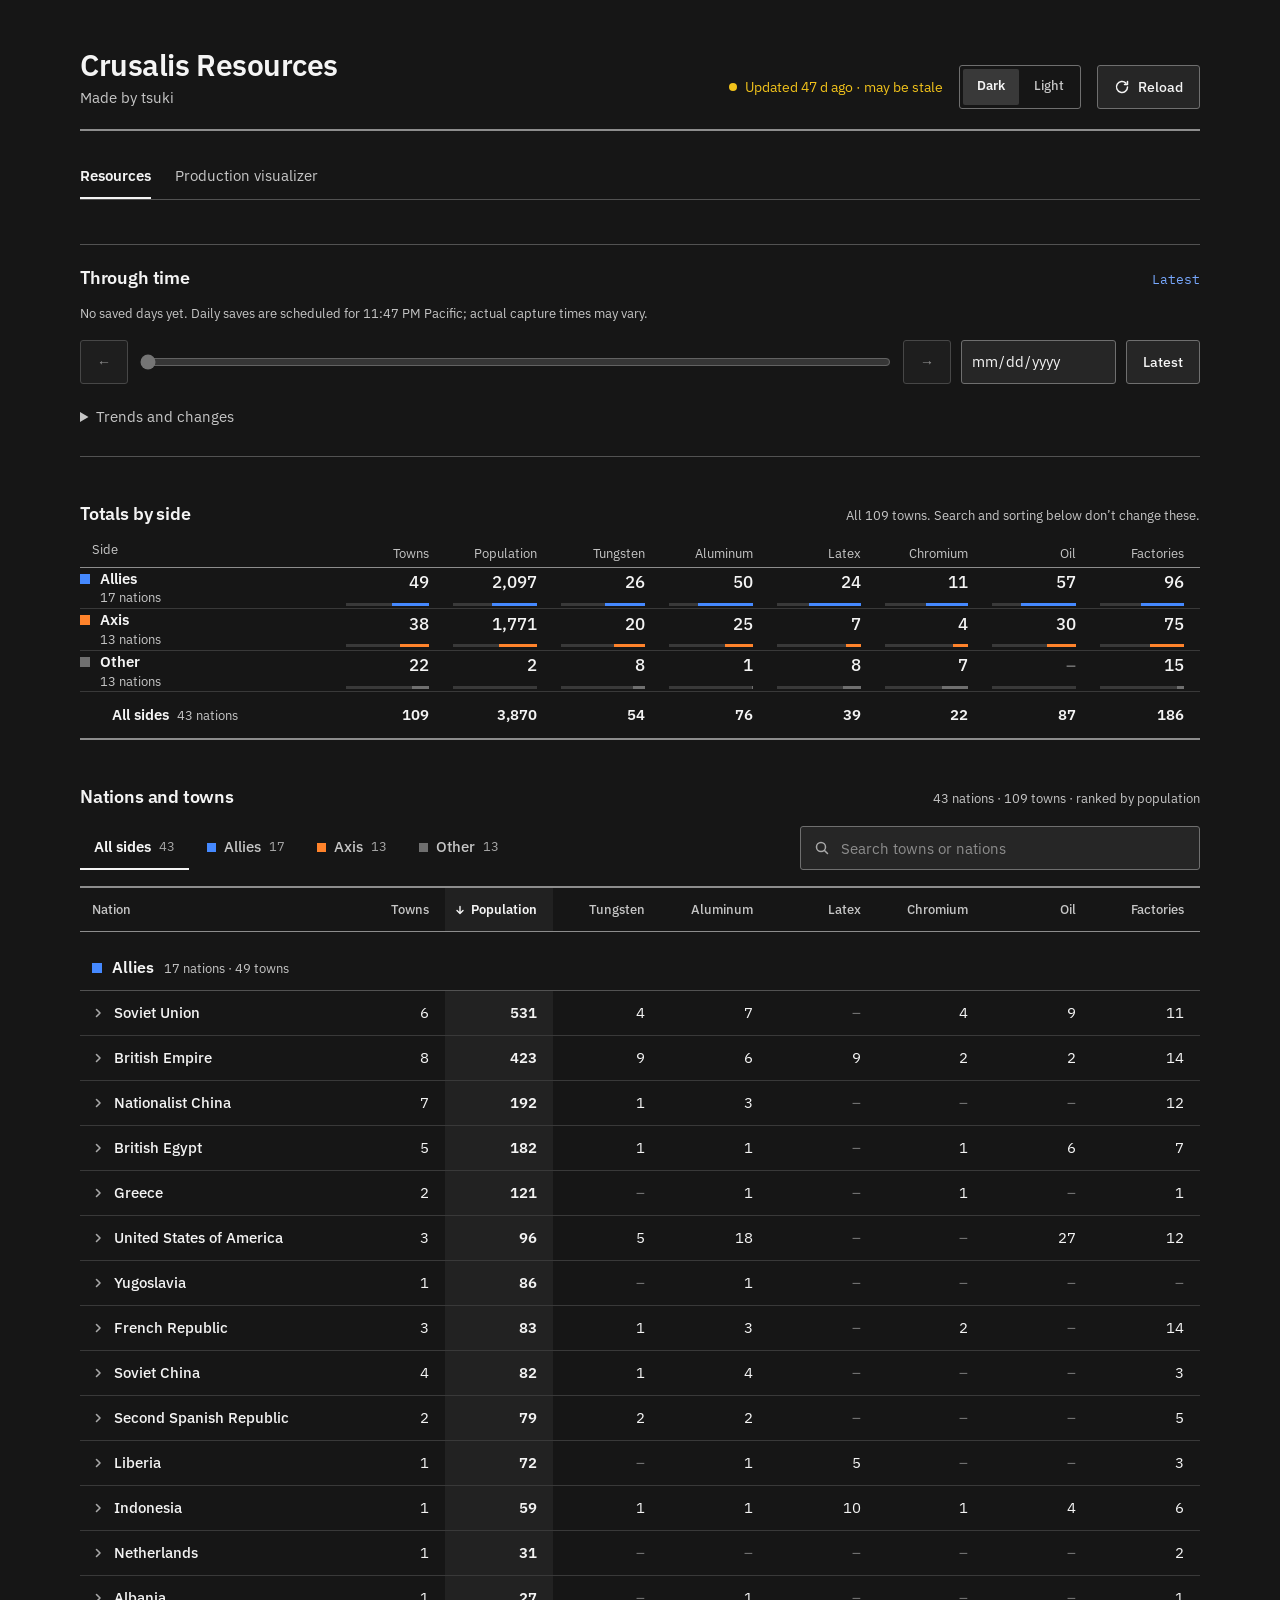
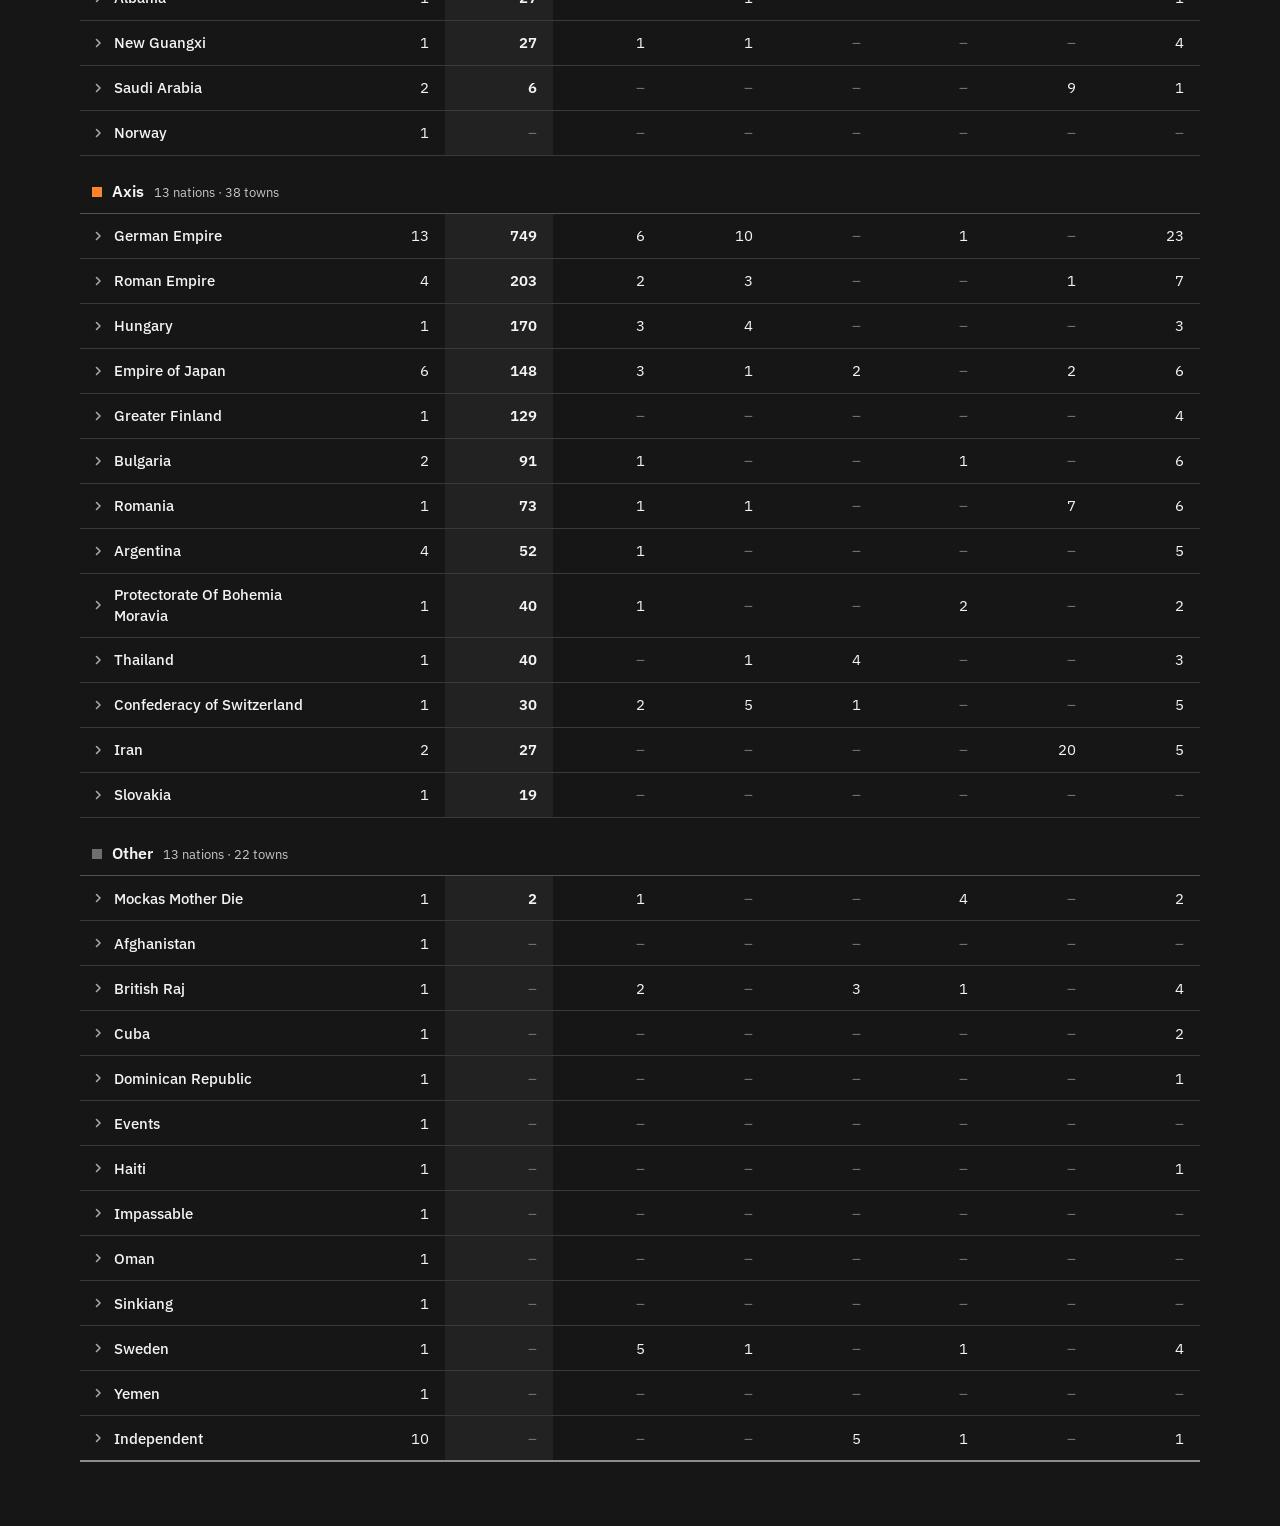
<file: site/index.html>
<!doctype html>
<html lang="en" data-theme="dark">
<head>
  <meta charset="utf-8">
  <meta name="viewport" content="width=device-width, initial-scale=1">
  <meta name="description" content="Compare Crusalis resources by side, nation, and town.">
  <meta name="color-scheme" content="dark light">
  <title>Crusalis Resources</title>
  <link rel="preload" href="./fonts/ibm-plex-sans-latin-400-normal.woff2" as="font" type="font/woff2" crossorigin>
  <script src="./theme.js"></script>
  <link rel="stylesheet" href="./styles.css">
  <script src="./alliances.js" defer></script>
  <script src="./ledger.js" defer></script>
  <script src="./history-model.js" defer></script>
  <script src="./history.js" defer></script>
  <script src="./app.js" defer></script>
</head>
<body>
  <main>
    <header class="masthead">
      <div class="masthead-title">
        <h1>Crusalis Resources</h1>
        <p class="lede">Made by tsuki</p>
      </div>
      <div class="masthead-actions">
        <p class="freshness"><span id="freshness-dot" class="freshness-dot" aria-hidden="true"></span><time id="freshness">Loading snapshot…</time></p>
        <div id="theme-switch" class="theme-switch" role="group" aria-label="Theme">
          <button type="button" data-theme-choice="dark" aria-pressed="true">Dark</button>
          <button type="button" data-theme-choice="light" aria-pressed="false">Light</button>
        </div>
        <button id="reload" class="button" type="button" aria-label="Reload snapshot" title="Reload the latest published snapshot">
          <svg class="icon" width="16" height="16" viewBox="0 0 16 16" aria-hidden="true"><path d="M13.5 8a5.5 5.5 0 1 1-1.6-3.9"/><path d="M13.5 2.5v3h-3"/></svg>
          <span class="button-label">Reload</span>
        </button>
      </div>
    </header>

    <nav class="page-nav" aria-label="Views"><a href="./" aria-current="page">Resources</a><a href="./production.html">Production visualizer</a></nav>
    <p id="status" role="status" aria-live="polite">Loading resource data…</p>

    <section class="history-panel" aria-labelledby="history-title">
      <div class="section-head">
        <h2 id="history-title">Through time</h2>
        <span id="history-selected" class="history-badge">Latest</span>
      </div>
      <p id="history-note" class="note" role="status">Loading saved days…</p>
      <div class="history-controls">
        <button id="history-prev" class="button" type="button" aria-label="Previous saved day" disabled>←</button>
        <label class="visually-hidden" for="history-slider">Saved day</label>
        <input id="history-slider" type="range" min="0" max="0" value="0" disabled>
        <button id="history-next" class="button" type="button" aria-label="Next saved day" disabled>→</button>
        <label class="visually-hidden" for="history-date">Choose date</label>
        <input id="history-date" type="date" disabled>
        <button id="history-latest" class="button" type="button">Latest</button>
      </div>
      <details id="history-details">
        <summary>Trends and changes</summary>
        <div class="history-pickers">
          <label>Follow <select id="history-entity"><option value="side:All">All sides</option></select></label>
          <label>Measure <select id="history-metric">
            <option value="population">Population</option><option value="towns">Towns</option>
            <option value="tungsten">Tungsten</option><option value="aluminum">Aluminum</option>
            <option value="latex">Latex</option><option value="chromium">Chromium</option>
            <option value="oil">Oil</option><option value="factories">Factories</option>
          </select></label>
        </div>
        <p id="history-chart-note" class="note"></p>
        <svg id="history-chart" viewBox="0 0 960 160" role="img" aria-label="Daily trend"></svg>
        <p id="history-comparison" class="note"></p>
        <dl id="history-deltas" class="history-deltas"></dl>
        <details><summary>Observed changes between snapshots</summary><ul id="history-changes"></ul></details>
        <p class="note history-caveat">Daily observations can miss changes between saves. Missing days and absent nations are gaps, not zeroes.</p>
      </details>
    </section>

    <section class="totals" aria-labelledby="totals-title">
      <div class="section-head">
        <h2 id="totals-title">Totals by side</h2>
        <p id="totals-note" class="note"></p>
      </div>
      <div class="table-scroll">
        <table id="totals" class="ledger totals-table" aria-labelledby="totals-title"></table>
      </div>
    </section>

    <section class="nations" aria-labelledby="nations-title">
      <div class="section-head">
        <h2 id="nations-title">Nations and towns</h2>
        <p id="summary" class="note" aria-live="polite"></p>
      </div>
      <div class="toolbar">
        <div id="side-filter" class="side-filter" role="group" aria-label="Show side"></div>
        <form id="search-form" class="search" role="search">
          <label class="visually-hidden" for="search">Search towns or nations</label>
          <svg class="icon search-icon" width="16" height="16" viewBox="0 0 16 16" aria-hidden="true"><circle cx="7" cy="7" r="4.5"/><path d="m10.5 10.5 3 3"/></svg>
          <input id="search" type="search" placeholder="Search towns or nations" autocomplete="off" spellcheck="false" maxlength="100">
          <button id="clear-search" class="text-button" type="button" hidden>Clear</button>
        </form>
      </div>
      <div class="compare" role="group" aria-labelledby="compare-label">
        <p id="compare-label" class="note">Compare by</p>
        <div id="compare-buttons" class="compare-buttons"></div>
      </div>
      <div id="side-summary" class="side-summary"></div>
      <div class="table-scroll">
        <table id="nations" class="ledger nations-table" aria-labelledby="nations-title"></table>
      </div>
      <noscript><p>Enable JavaScript to browse towns, or <a href="./data/resources.json">download the resource snapshot</a>.</p></noscript>
    </section>

  </main>
</body>
</html>
</file>
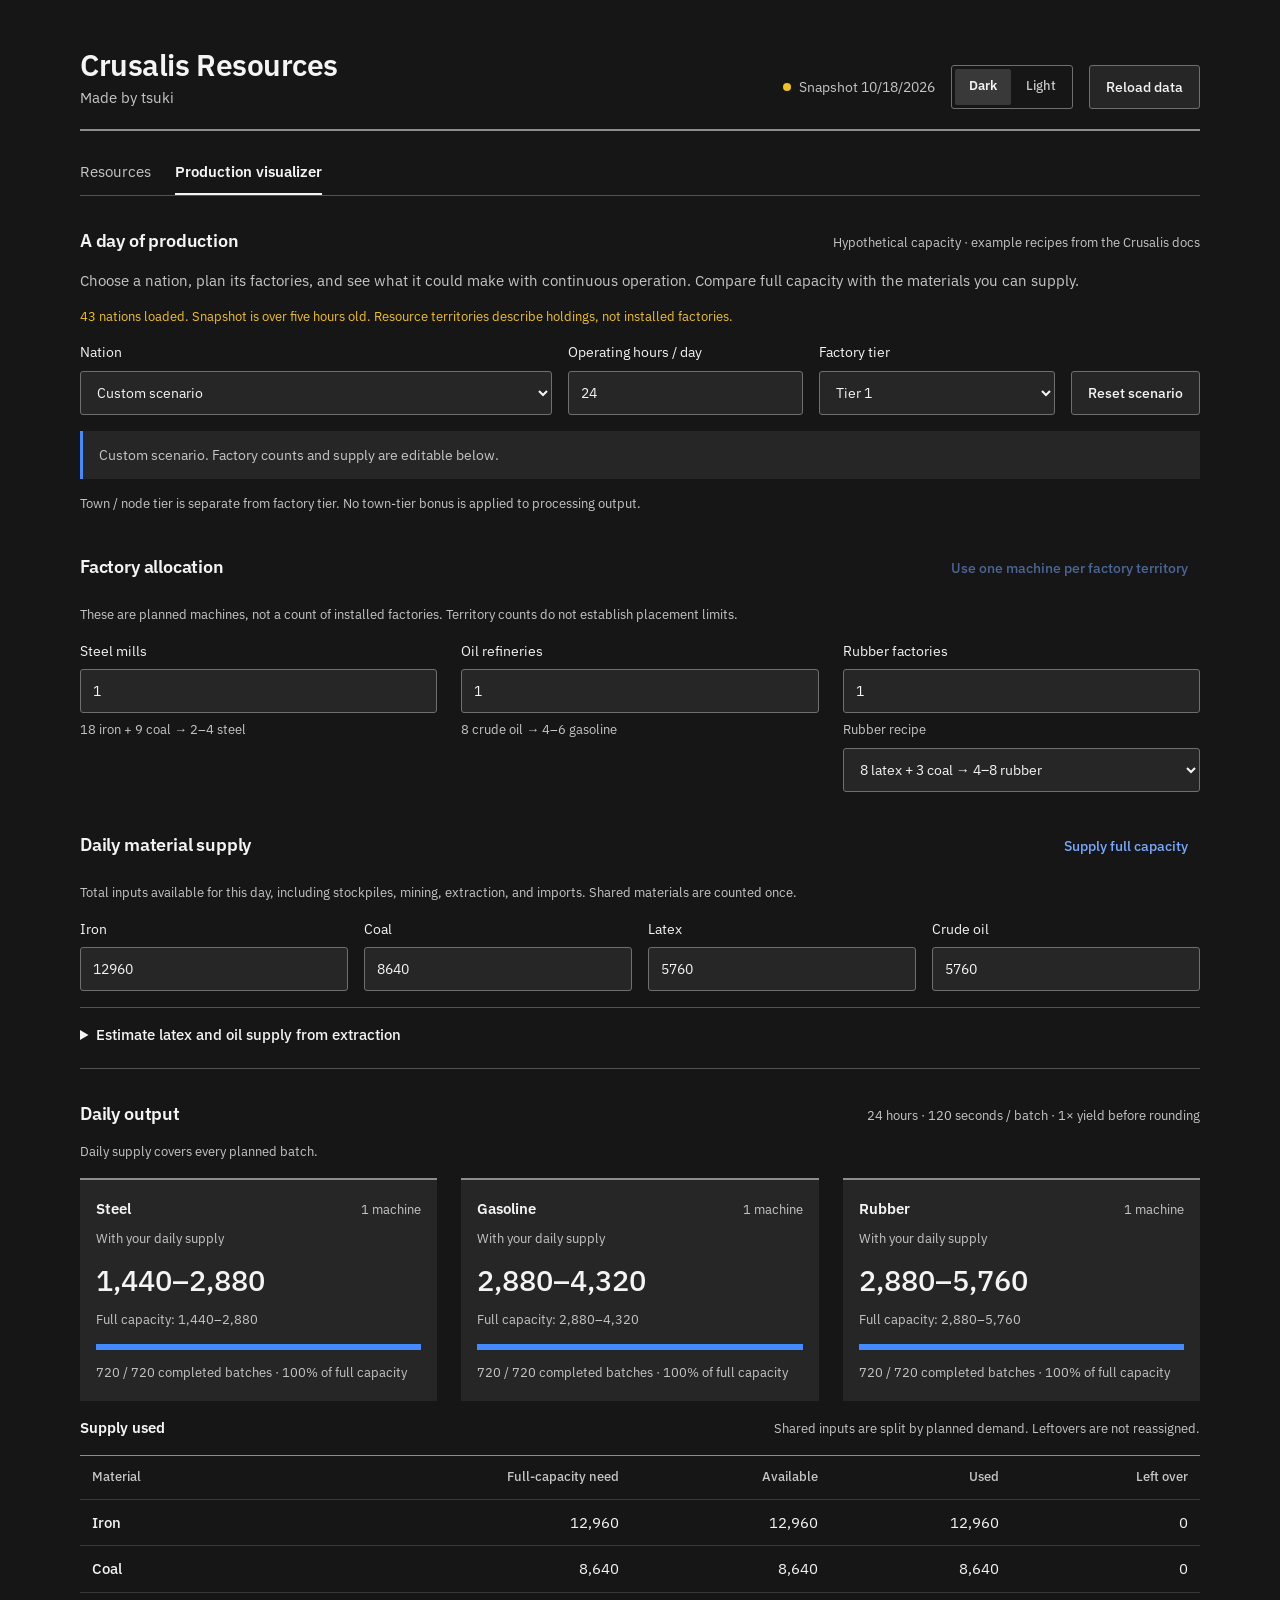
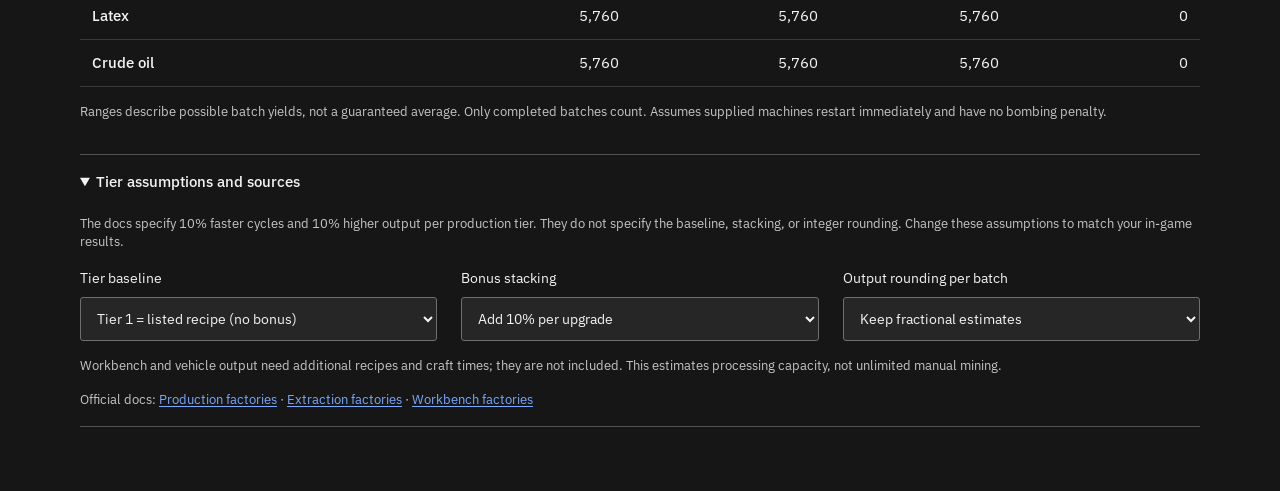
<file: site/production.html>
<!doctype html>
<html lang="en" data-theme="dark">
<head>
  <meta charset="utf-8">
  <meta name="viewport" content="width=device-width, initial-scale=1">
  <meta name="description" content="Explore hypothetical Crusalis factory output, daily supply, and production bottlenecks.">
  <meta name="color-scheme" content="dark light">
  <title>Production · Crusalis Resources</title>
  <script src="./theme.js"></script>
  <link rel="stylesheet" href="./styles.css">
  <script src="./production-model.js" defer></script>
  <script src="./production.js" defer></script>
</head>
<body>
<main class="production-page">
  <header class="masthead">
    <div class="masthead-title"><h1>Crusalis Resources</h1><p class="lede">Made by tsuki</p></div>
    <div class="masthead-actions">
      <p class="freshness"><span id="freshness-dot" class="freshness-dot" aria-hidden="true"></span><time id="freshness">Loading snapshot…</time></p>
      <div id="theme-switch" class="theme-switch" role="group" aria-label="Theme"><button type="button" data-theme-choice="dark" aria-pressed="true">Dark</button><button type="button" data-theme-choice="light" aria-pressed="false">Light</button></div>
      <button id="reload" class="button" type="button">Reload data</button>
    </div>
  </header>
  <nav class="page-nav" aria-label="Views"><a href="./">Resources</a><a href="./production.html" aria-current="page">Production visualizer</a></nav>
  <section aria-labelledby="production-title">
    <div class="section-head"><h2 id="production-title">A day of production</h2><p class="note">Hypothetical capacity · example recipes from the Crusalis docs</p></div>
    <p class="lede">Choose a nation, plan its factories, and see what it could make with continuous operation. Compare full capacity with the materials you can supply.</p>
    <p id="load-status" class="note" role="status"></p>
    <div class="scenario-controls">
      <label class="field nation-field">Nation<select id="nation"><option value="">Custom scenario</option></select></label>
      <label class="field">Operating hours / day<input id="hours" type="number" min="0" max="24" step="0.5" value="24" required></label>
      <label class="field">Factory tier<select id="tier"><option value="1">Tier 1</option><option value="2">Tier 2</option><option value="3">Tier 3</option></select></label>
      <button id="reset-scenario" class="button" type="button">Reset scenario</button>
    </div>
    <div id="nation-context" class="nation-context">Custom scenario. Factory counts and supply are editable below.</div>
    <p class="note">Town / node tier is separate from factory tier. No town-tier bonus is applied to processing output.</p>
  </section>

  <section aria-labelledby="factory-title">
    <div class="section-head"><h2 id="factory-title">Factory allocation</h2><button id="allocate" class="text-button" type="button" disabled>Use one machine per factory territory</button></div>
    <p class="note">These are planned machines, not a count of installed factories. Territory counts do not establish placement limits.</p>
    <div class="factory-controls">
      <label class="field">Steel mills<input id="steel-count" type="number" min="0" max="10000" step="1" value="1" required><span class="note">18 iron + 9 coal → 2–4 steel</span></label>
      <label class="field">Oil refineries<input id="gasoline-count" type="number" min="0" max="10000" step="1" value="1" required><span class="note">8 crude oil → 4–6 gasoline</span></label>
      <div class="field"><label for="rubber-count">Rubber factories</label><input id="rubber-count" type="number" min="0" max="10000" step="1" value="1" required><label class="note" for="rubber-recipe">Rubber recipe</label><select id="rubber-recipe"><option value="latex">8 latex + 3 coal → 4–8 rubber</option><option value="oil">32 crude oil + 12 coal → 4–8 rubber</option></select></div>
    </div>
  </section>

  <section aria-labelledby="supply-title">
    <div class="section-head"><h2 id="supply-title">Daily material supply</h2><button id="match-supply" class="text-button" type="button">Supply full capacity</button></div>
    <p class="note">Total inputs available for this day, including stockpiles, mining, extraction, and imports. Shared materials are counted once.</p>
    <div class="supply-controls">
      <label class="field">Iron<input id="iron-supply" type="number" min="0" max="1000000000000" step="any" value="12960" required></label>
      <label class="field">Coal<input id="coal-supply" type="number" min="0" max="1000000000000" step="any" value="8640" required></label>
      <label class="field">Latex<input id="latex-supply" type="number" min="0" max="1000000000000" step="any" value="5760" required></label>
      <label class="field">Crude oil<input id="oil-supply" type="number" min="0" max="1000000000000" step="any" value="5760" required></label>
    </div>
    <details class="assumptions">
      <summary>Estimate latex and oil supply from extraction</summary>
      <p class="note">Enter an hourly rate from the in-game GUI. Map income values have unconfirmed units, so rates start blank. Assumes one extraction factory per selected resource territory, operating for the hours above.</p>
      <div class="supply-controls">
        <label class="field">Latex extraction factories<input id="latex-nodes" type="number" min="0" max="10000" value="0" step="1" required></label>
        <label class="field">Latex / factory / hour<input id="latex-rate" type="number" min="0" max="1000000000" step="any" placeholder="From factory GUI"></label>
        <label class="field">Oil extraction factories<input id="oil-nodes" type="number" min="0" max="10000" value="0" step="1" required></label>
        <label class="field">Crude oil / factory / hour<input id="oil-rate" type="number" min="0" max="1000000000" step="any" placeholder="From factory GUI"></label>
        <label class="field">Mining-goal bonus (%)<input id="mining-bonus" type="number" min="0" max="10000" step="any" value="0" required></label>
      </div>
      <p id="extraction-estimate" class="note" role="status">Enter both hourly rates to estimate extraction.</p>
      <button id="apply-extraction" class="button" type="button" disabled>Replace latex and oil daily supply</button>
      <p class="note">The bonus is assumed sustained every operating hour. This replaces the two supply values; it does not add imports or stockpiles.</p>
    </details>
  </section>

  <section aria-labelledby="output-title">
    <div class="section-head"><h2 id="output-title">Daily output</h2><p id="run-description" class="note"></p></div>
    <p id="calculation-status" role="status" aria-live="polite"></p>
    <div id="output-cards" class="output-cards"></div>
    <div class="section-head"><h3>Supply used</h3><p class="note">Shared inputs are split by planned demand. Leftovers are not reassigned.</p></div>
    <div class="table-scroll"><table class="supply-table"><caption class="visually-hidden">Material demand and supply for the daily plan</caption><thead><tr><th scope="col">Material</th><th scope="col">Full-capacity need</th><th scope="col">Available</th><th scope="col">Used</th><th scope="col">Left over</th></tr></thead><tbody id="supply-results"></tbody></table></div>
    <p class="note">Ranges describe possible batch yields, not a guaranteed average. Only completed batches count. Assumes supplied machines restart immediately and have no bombing penalty.</p>
  </section>

  <details class="assumptions" open>
    <summary>Tier assumptions and sources</summary>
    <p class="note">The docs specify 10% faster cycles and 10% higher output per production tier. They do not specify the baseline, stacking, or integer rounding. Change these assumptions to match your in-game results.</p>
    <div class="factory-controls">
      <label class="field">Tier baseline<select id="baseline"><option value="tier1">Tier 1 = listed recipe (no bonus)</option><option value="tier0">Tier 1 = first 10% bonus</option></select></label>
      <label class="field">Bonus stacking<select id="stacking"><option value="linear">Add 10% per upgrade</option><option value="compound">Compound 10% per upgrade</option></select></label>
      <label class="field">Output rounding per batch<select id="rounding"><option value="fractional">Keep fractional estimates</option><option value="floor">Round down</option><option value="nearest">Round to nearest item</option></select></label>
    </div>
    <p class="note">Workbench and vehicle output need additional recipes and craft times; they are not included. This estimates processing capacity, not unlimited manual mining.</p>
    <p class="note">Official docs: <a href="https://www.crusalis.net/docs/factories/production/" target="_blank" rel="noreferrer">Production factories</a> · <a href="https://www.crusalis.net/docs/factories/extraction/" target="_blank" rel="noreferrer">Extraction factories</a> · <a href="https://www.crusalis.net/docs/factories/workbench/" target="_blank" rel="noreferrer">Workbench factories</a></p>
  </details>
  <noscript><p>Enable JavaScript to calculate production scenarios.</p></noscript>
</main>
</body>
</html>
</file>
<file: site/styles.css>
/* IBM Plex is bundled (SIL Open Font License, see fonts/), so the page has no third-party requests. */
@font-face { font-family: 'IBM Plex Sans'; font-style: normal; font-weight: 400; font-display: swap; src: url('./fonts/ibm-plex-sans-latin-400-normal.woff2') format('woff2'); }
@font-face { font-family: 'IBM Plex Sans'; font-style: normal; font-weight: 500; font-display: swap; src: url('./fonts/ibm-plex-sans-latin-500-normal.woff2') format('woff2'); }
@font-face { font-family: 'IBM Plex Sans'; font-style: normal; font-weight: 600; font-display: swap; src: url('./fonts/ibm-plex-sans-latin-600-normal.woff2') format('woff2'); }
@font-face { font-family: 'IBM Plex Mono'; font-style: normal; font-weight: 400; font-display: swap; src: url('./fonts/ibm-plex-mono-latin-400-normal.woff2') format('woff2'); }

/* Dark is the default: IBM Carbon's Gray 100 theme. */
:root {
  color-scheme: dark;
  --ground: #161616;          /* background (gray 100) */
  --surface: #262626;         /* field-01 / layer-01 (gray 90) */
  --tint: #262626;            /* expanded rows sit on layer-01 */
  --hover: #333333;           /* layer-hover-01 */
  --hover-row: rgba(141, 141, 141, 0.16); /* background-hover */
  --sorted: rgba(244, 244, 244, 0.05);
  --sorted-solid: #212121;
  --track: #393939;           /* layer-02 (gray 80) */
  --ink: #f4f4f4;             /* text-primary (gray 10) */
  --on-ink: #161616;
  --muted: #c6c6c6;           /* text-secondary (gray 30) */
  --faint: #a8a8a8;           /* text-helper (gray 40) */
  --zero: #6f6f6f;            /* gray 60, used only for the zero dash */
  --placeholder: #8d8d8d;
  --rule-strong: #8d8d8d;     /* gray 50 */
  --rule: #525252;            /* border-subtle-01 (gray 70) */
  --hairline: #393939;        /* border-subtle-00 (gray 80) */
  --hairline-inner: #393939;
  --control-border: #6f6f6f;  /* border-strong-01 (gray 60) */
  --focus: #ffffff;
  --link: #78a9ff;            /* link-primary (blue 40) */
  --link-hover: #a6c8ff;      /* blue 30 */
  --allies: #4589ff;          /* blue 50 */
  --axis: #ff832b;            /* orange 40 */
  --other: #6f6f6f;           /* gray 60 */
  --fresh: #42be65;           /* support-success (green 40) */
  --warning: #f1c21b;         /* support-warning (yellow 30) */
  --error: #fa4d56;           /* support-error (red 50) */
  --font-sans: 'IBM Plex Sans', 'Helvetica Neue', Helvetica, Arial, sans-serif;
  --font-mono: 'IBM Plex Mono', Menlo, Consolas, monospace;
  --radius: 3px;
  --target: 44px;
}

:root[data-theme="light"] {
  color-scheme: light;
  --ground: #fafaf8;
  --surface: #ffffff;
  --tint: #f2f2ee;
  --hover: #f1f1ec;
  --hover-row: #f4f4f0;
  --sorted: rgba(22, 24, 27, 0.045);
  --sorted-solid: #eff0ee;
  --track: #e8e8e2;
  --ink: #16181b;
  --on-ink: #ffffff;
  --muted: #565c63;
  --faint: #6a7077;
  --zero: #8b8f95;
  --placeholder: #767b82;
  --rule-strong: #16181b;
  --rule: #d6d6d0;
  --hairline: #e4e4df;
  --hairline-inner: #e0e0da;
  --control-border: #c9c9c2;
  --focus: #2c5a94;
  --link: #2c5a94;
  --link-hover: #1c3d69;
  --allies: #2c5a94;
  --axis: #b0521e;
  --other: #7a7e84;
  --fresh: #3e8a5c;
  --warning: #8f5300;
  --error: #a3232f;
}

* { box-sizing: border-box; }
html { background: var(--ground); }
body {
  margin: 0;
  background: var(--ground);
  color: var(--ink);
  font-family: var(--font-sans);
  font-size: 15px;
  line-height: 1.45;
  font-synthesis: none;
  -webkit-font-smoothing: antialiased;
}
main { max-width: 1200px; margin: 0 auto; padding: 48px 40px 64px; display: flex; flex-direction: column; gap: 44px; }
h1, h2, h3, p { margin: 0; }
a { color: var(--link); text-underline-offset: 2px; }
a:hover { color: var(--link-hover); }
button, input { font: inherit; color: inherit; }
button { cursor: pointer; }
button:disabled { cursor: not-allowed; opacity: 0.55; }
:focus-visible { outline: 2px solid var(--focus); outline-offset: 2px; }
[hidden] { display: none !important; }
.visually-hidden { position: absolute; width: 1px; height: 1px; overflow: hidden; clip-path: inset(50%); white-space: nowrap; }
.icon { flex: none; fill: none; stroke: currentColor; stroke-width: 1.5; stroke-linecap: round; stroke-linejoin: round; }
.mono { font-family: var(--font-mono); }

/* Masthead */
.masthead { display: flex; flex-wrap: wrap; align-items: flex-end; justify-content: space-between; gap: 16px 32px; padding-bottom: 20px; border-bottom: 2px solid var(--rule-strong); }
.masthead-title { display: flex; flex-direction: column; gap: 6px; min-width: 0; }
h1 { font-size: 30px; line-height: 1.1; font-weight: 600; letter-spacing: -0.015em; }
.lede { color: var(--muted); text-wrap: pretty; }
.masthead-actions { display: flex; flex-wrap: wrap; align-items: center; gap: 16px; }
.freshness { display: flex; align-items: center; gap: 8px; font-size: 14px; color: var(--muted); }
.freshness-dot { width: 8px; height: 8px; border-radius: 50%; flex: none; background: var(--zero); }
.freshness-dot[data-state="fresh"] { background: var(--fresh); }
.freshness-dot[data-state="stale"] { background: var(--warning); }
.freshness-dot[data-state="error"] { background: var(--error); }
.warning { color: var(--warning); }
.button { height: var(--target); display: inline-flex; align-items: center; gap: 8px; padding: 0 16px; border: 1px solid var(--control-border); border-radius: var(--radius); background: var(--surface); font-size: 14px; font-weight: 500; }
.button .icon { width: 16px; height: 16px; }
.button:hover:not(:disabled) { background: var(--hover); }
.button:disabled { cursor: wait; }
.text-button { min-height: var(--target); padding: 0 12px; border: 0; border-radius: var(--radius); background: none; font-size: 14px; font-weight: 500; color: var(--link); }
.text-button:hover { background: var(--hover); color: var(--link-hover); }
.theme-switch { display: inline-flex; height: var(--target); padding: 3px; gap: 2px; border: 1px solid var(--control-border); border-radius: var(--radius); }
.theme-switch button { min-width: 56px; padding: 0 12px; border: 0; border-radius: 2px; background: none; font-size: 13px; font-weight: 500; color: var(--muted); }
.theme-switch button:hover { color: var(--ink); }
.theme-switch button[aria-pressed="true"] { background: var(--track); color: var(--ink); font-weight: 600; }
#status { font-size: 14px; }
#status:empty { display: none; }
.error { color: var(--error); }

/* Sections */
section { display: flex; flex-direction: column; gap: 16px; }
.section-head { display: flex; flex-wrap: wrap; align-items: baseline; justify-content: space-between; gap: 8px 24px; }
h2 { font-size: 18px; font-weight: 600; letter-spacing: -0.01em; }
.note { font-size: 13px; color: var(--muted); }
.page-nav { display: flex; gap: 24px; border-bottom: 1px solid var(--rule); margin-top: -20px; }
.page-nav a { min-height: 44px; display: inline-flex; align-items: center; color: var(--muted); text-decoration: none; border-bottom: 2px solid transparent; }
.page-nav a[aria-current="page"] { color: var(--ink); border-bottom-color: var(--ink); font-weight: 600; }
.page-nav a:hover { color: var(--link); }
.production-page { gap: 32px; }
.production-page .masthead { margin-bottom: 8px; }
.production-page .scenario-controls { display: grid; grid-template-columns: 2fr 1fr 1fr auto; gap: 16px; align-items: end; }
.factory-controls, .output-cards { display: grid; grid-template-columns: repeat(3, minmax(0, 1fr)); gap: 24px; }
.supply-controls { display: grid; grid-template-columns: repeat(4, minmax(0, 1fr)); gap: 16px; }
.field { display: flex; flex-direction: column; gap: 8px; font-size: 14px; min-width: 0; }
.field input, .field select { width: 100%; min-width: 0; min-height: 44px; padding: 8px 12px; border: 1px solid var(--control-border); border-radius: var(--radius); background: var(--surface); color: var(--ink); font: inherit; }
.field input:invalid { border-color: var(--error); }
.field input::placeholder { color: var(--placeholder); }
.nation-context { padding: 14px 16px; background: var(--surface); border-left: 3px solid var(--allies); color: var(--muted); font-size: 14px; }
.output-card { display: flex; flex-direction: column; gap: 10px; border-top: 2px solid var(--rule-strong); padding: 18px 16px; background: var(--surface); }
.production-page h3 { font-size: 15px; font-weight: 600; }
.output-value { font-size: clamp(22px, 2.3vw, 30px); font-weight: 500; font-variant-numeric: tabular-nums; overflow-wrap: anywhere; }
.production-bar { height: 6px; background: var(--track); margin: 4px 0; }
.production-bar span { display: block; height: 100%; background: var(--allies); transition: width 160ms ease; }
.supply-table { width: 100%; border-collapse: collapse; font-variant-numeric: tabular-nums; }
.supply-table th, .supply-table td { text-align: right; padding: 12px; border-bottom: 1px solid var(--hairline); white-space: nowrap; }
.supply-table th { font-weight: 500; }
.supply-table th:first-child { text-align: left; }
.supply-table thead { color: var(--muted); font-size: 13px; border-top: 1px solid var(--rule-strong); border-bottom: 1px solid var(--rule-strong); }
.assumptions { border-top: 1px solid var(--rule); border-bottom: 1px solid var(--rule); padding: 16px 0; }
.assumptions summary { cursor: pointer; font-weight: 500; min-height: 28px; }
.assumptions > :not(summary) { margin-top: 16px; }
.production-page .warning { color: var(--warning); }
@media (max-width: 999px) {
  .production-page .scenario-controls { grid-template-columns: repeat(2, minmax(0, 1fr)); }
  .factory-controls, .output-cards { gap: 12px; }
  .supply-controls { grid-template-columns: repeat(2, minmax(0, 1fr)); }
}
@media (max-width: 759px) {
  .production-page .factory-controls, .production-page .output-cards { grid-template-columns: 1fr; gap: 20px; }
  .production-page .nation-field { grid-column: 1 / -1; }
  .production-page .scenario-controls > button { grid-column: 1 / -1; justify-content: center; }
  .production-page .masthead-actions { display: flex; }
  .production-page #reload { width: auto; padding: 0 12px; }
  .production-page .field input, .production-page .field select { font-size: 16px; }
  .production-page .output-value { font-size: 30px; }
  .page-nav { gap: 18px; font-size: 14px; }
}
@media (prefers-reduced-motion: reduce) { .production-bar span { transition: none; } }
.swatch { display: inline-block; width: 10px; height: 10px; flex: none; }
.side-allies { background: var(--allies); }
.side-axis { background: var(--axis); }
.side-other { background: var(--other); }

/* Shared table */
/* Relative so screen-reader-only text inside stays clipped by the scroll box. */
.table-scroll { position: relative; overflow-x: auto; }
.ledger { width: 100%; min-width: 880px; border-collapse: collapse; table-layout: fixed; font-variant-numeric: tabular-nums; }
.ledger th, .ledger td { padding: 0; text-align: left; font-weight: inherit; }
.ledger .name-col { width: 23%; }
.ledger .num { text-align: right; padding: 0 16px 0 8px; }
.is-zero { color: var(--zero); }
.is-na { color: var(--muted); }

/* Totals by side */
.totals { gap: 14px; }
.totals-table thead th { padding-bottom: 8px; font-size: 13px; color: var(--muted); box-shadow: inset 0 -1px 0 var(--rule-strong); }
.totals-table thead th.name-col { padding-left: 12px; }
.totals-table tbody tr { border-bottom: 1px solid var(--hairline); }
.totals-table tbody td { padding-top: 14px; padding-bottom: 14px; vertical-align: middle; }
.side-cell { padding: 14px 12px; vertical-align: middle; }
.side-cell .swatch { margin-right: 10px; }
.side-name { font-weight: 600; }
.side-cell .side-meta { display: block; margin-left: 20px; font-size: 13px; color: var(--muted); }
.total-value { display: block; font-size: 17px; font-weight: 500; }
.share { display: flex; justify-content: flex-end; height: 3px; margin-top: 8px; background: var(--track); }
.share-fill { display: block; height: 100%; }
.totals-table tfoot tr { border-bottom: 2px solid var(--rule-strong); }
.totals-table tfoot .side-cell { padding: 12px 12px 12px 32px; }
.totals-table tfoot .side-cell .side-meta { display: inline; margin-left: 8px; }
.totals-table tfoot td { padding-top: 12px; padding-bottom: 12px; }
.totals-table tfoot .total-value { font-size: 15px; font-weight: 600; }

/* Toolbar */
.history-panel { border-top: 1px solid var(--rule); border-bottom: 1px solid var(--rule); padding: 20px 0; display: grid; gap: 14px; min-width: 0; }
.history-badge { color: var(--link); font-family: var(--font-mono); font-size: 13px; }
.history-controls { display: flex; gap: 10px; align-items: center; min-width: 0; }
#history-slider { flex: 1; min-width: 40px; accent-color: var(--link); height: 44px; }
.history-controls input[type="date"], .history-pickers select { color: var(--ink); background: var(--surface); border: 1px solid var(--control-border); border-radius: var(--radius); padding: 9px; min-height: 44px; font: inherit; min-width: 0; }
.history-panel summary { cursor: pointer; min-height: 36px; padding: 6px 0; color: var(--muted); }
.history-pickers { display: flex; flex-wrap: wrap; gap: 16px; margin: 12px 0; }
.history-pickers label { display: grid; gap: 6px; font-size: 13px; color: var(--muted); min-width: 0; max-width: 100%; }
.history-pickers select { max-width: 100%; }
#history-chart { width: 100%; height: 160px; color: var(--link); border-bottom: 1px solid var(--hairline); }
.history-deltas { display: grid; grid-template-columns: repeat(8, minmax(0, 1fr)); gap: 12px; margin: 16px 0; }
.history-deltas dt { font-size: 12px; color: var(--muted); }
.history-deltas dd { font-family: var(--font-mono); margin: 6px 0 0; font-size: 18px; }
.history-deltas .gain { color: var(--fresh); }
.history-deltas .loss { color: var(--error); }
#history-changes { max-height: 240px; overflow-y: auto; padding-left: 20px; font-size: 13px; overflow-wrap: anywhere; }
#history-changes li { margin: 8px 0; }
.history-caveat { margin-top: 12px; }
@media (max-width: 759.98px) {
  .history-controls { flex-wrap: wrap; }
  #history-slider { flex-basis: calc(100% - 120px); }
  #history-date { flex: 1; }
  .history-deltas { grid-template-columns: repeat(4, minmax(0, 1fr)); }
  .history-pickers { display: grid; grid-template-columns: minmax(0, 1fr); }
}
.toolbar { display: flex; flex-wrap: wrap; align-items: flex-end; justify-content: space-between; gap: 12px 24px; }
.side-filter { display: flex; flex-wrap: wrap; gap: 4px; }
.side-button { height: var(--target); display: inline-flex; align-items: center; gap: 8px; padding: 0 14px; border: 0; border-bottom: 2px solid transparent; background: none; font-size: 15px; font-weight: 500; color: var(--muted); }
.side-button:hover { color: var(--ink); }
.side-button[aria-pressed="true"] { color: var(--ink); font-weight: 600; border-bottom-color: var(--ink); }
.side-button .swatch { width: 9px; height: 9px; }
.side-count { font-size: 13px; font-weight: 400; color: var(--faint); }
.search { position: relative; display: flex; align-items: center; gap: 4px; width: 400px; max-width: 100%; }
.search-icon { position: absolute; left: 14px; width: 16px; height: 16px; color: var(--faint); pointer-events: none; }
#search { flex: 1; min-width: 0; height: var(--target); padding: 0 14px 0 40px; border: 1px solid var(--control-border); border-radius: var(--radius); background: var(--surface); font-size: 15px; }
#search::placeholder { color: var(--placeholder); }
.compare, .side-summary { display: none; }

/* Nations and towns */
.nations-table { border-top: 2px solid var(--rule-strong); border-bottom: 2px solid var(--rule-strong); }
.nations-table > thead > tr > th { background: var(--ground); box-shadow: inset 0 -1px 0 var(--rule-strong); }
.nations-table > thead > tr > th.num { padding: 0; }
.nations-table > thead > tr > th.is-sorted { background: var(--sorted-solid); }
/* In narrow columns the sort arrow wraps above its label instead of spilling into the next column. */
.sort-button { width: 100%; min-height: var(--target); display: flex; flex-wrap: wrap; align-items: center; justify-content: flex-end; gap: 0 6px; padding: 4px 16px 4px 8px; border: 0; background: none; font-size: 13px; font-weight: 500; color: var(--muted); white-space: nowrap; }
.name-col .sort-button { justify-content: flex-start; padding: 4px 12px; }
.sort-button:hover:not(:disabled) { color: var(--ink); }
.is-sorted .sort-button { color: var(--ink); font-weight: 600; }
.sort-icon { width: 10px; height: 10px; stroke-width: 1.4; }
td.is-sorted { background: var(--sorted); }
td.is-sorted:not(.is-zero):not(.is-na) { font-weight: 600; }

.side-row th { padding: 24px 12px 10px; border-bottom: 1px solid var(--rule); font-size: 16px; font-weight: 600; }
.side-heading .swatch { margin-right: 10px; }
.side-heading .side-meta { margin-left: 10px; font-size: 13px; font-weight: 400; color: var(--muted); }
.nation-row, .town-row, .fold-row { border-bottom: 1px solid var(--hairline); }
.nation-row:hover { background: var(--hover-row); }
.nation-row.is-open, .nation-detail-row, .town-row, .detail-row { background: var(--tint); }
.town-row td { font-size: 14px; }

.row-toggle { width: 100%; min-height: var(--target); display: flex; align-items: center; gap: 10px; padding: 10px 12px; border: 0; background: none; text-align: left; font-size: 15px; font-weight: 500; }
.nation-row.is-open .row-toggle { font-weight: 600; }
.town-row .row-toggle { padding: 8px 12px 8px 36px; font-size: 14px; font-weight: 400; }
.row-toggle:hover .row-name { text-decoration: underline; text-decoration-color: var(--control-border); text-underline-offset: 3px; }
.row-text { display: flex; flex-direction: column; min-width: 0; }
.row-name { overflow-wrap: anywhere; }
.row-meta { display: none; font-size: 13px; font-weight: 400; color: var(--muted); }
.chevron { width: 12px; height: 12px; color: var(--faint); stroke-width: 1.6; transition: transform 150ms ease; }
.town-row .chevron { width: 10px; height: 10px; }
[aria-expanded="true"] > .chevron { transform: rotate(90deg); }

.nation-detail-row { display: none; }
.detail-row > td { padding: 2px 16px 20px 58px; }
.factory-summary, .empty-note { margin: 8px 0; font-size: 13px; color: var(--muted); }
.territories { width: 100%; max-width: 640px; border-collapse: collapse; font-size: 13px; }
.territories th { padding: 8px 12px 6px 0; text-align: left; font-weight: 400; color: var(--muted); border-bottom: 1px solid var(--control-border); }
.territories td { padding: 6px 12px 6px 0; border-bottom: 1px solid var(--hairline-inner); overflow-wrap: anywhere; }
.territories .mono { overflow-wrap: normal; white-space: nowrap; }
.territories th:last-child, .territories .coords { padding-right: 0; text-align: right; }

.fold-toggle { min-height: var(--target); display: flex; align-items: center; gap: 10px; padding: 0 12px; border: 0; background: none; font-size: 14px; font-weight: 500; color: var(--link); }
.fold-toggle .chevron { color: currentColor; }
.fold-toggle:hover span { text-decoration: underline; }
.empty-state { display: flex; flex-wrap: wrap; align-items: center; gap: 8px 16px; padding: 16px 12px; font-size: 14px; color: var(--muted); }


@media (prefers-reduced-motion: reduce) {
  .chevron { transition: none; }
}

/* Wide screens fit the whole table, so its header can stick to the viewport. */
@media (min-width: 1000px) {
  .table-scroll { overflow: visible; }
  .nations-table > thead > tr > th { position: sticky; top: 0; z-index: 1; }
}

/* Tablets scroll the table sideways with the nation column pinned. */
@media (min-width: 760px) and (max-width: 999.98px) {
  main { padding: 32px 24px 48px; gap: 36px; }
  .nations-table .name-col, .nations-table .name-cell { position: sticky; left: 0; z-index: 1; background: var(--ground); }
  .nation-row.is-open .name-cell, .town-row .name-cell { background: var(--tint); }
}

/* Phones: one figure per row, picked with the Compare by buttons. */
@media (max-width: 759.98px) {
  main { padding: 20px 16px 24px; gap: 24px; }
  .masthead { display: grid; grid-template-columns: minmax(0, 1fr) auto; gap: 8px 12px; align-items: center; padding-bottom: 16px; }
  .masthead-actions { display: contents; }
  .masthead-title { gap: 4px; }
  h1 { font-size: 22px; line-height: 1.2; }
  .lede { font-size: 14px; }
  .freshness { grid-column: 1; grid-row: 2; font-size: 13px; }
  .theme-switch { grid-column: 2; grid-row: 2; }
  #reload { grid-column: 2; grid-row: 1; justify-self: end; width: var(--target); padding: 0; justify-content: center; }
  #reload .icon { width: 18px; height: 18px; }
  .button-label { position: absolute; width: 1px; height: 1px; overflow: hidden; clip-path: inset(50%); white-space: nowrap; }
  .totals { display: none; }
  h2 { font-size: 16px; }

  .toolbar { flex-direction: column; align-items: stretch; gap: 12px; }
  .search { order: -1; width: 100%; }
  #search { font-size: 16px; }
  .side-filter { display: grid; grid-template-columns: repeat(4, minmax(0, 1fr)); gap: 0; border-bottom: 1px solid var(--rule); }
  .side-button { justify-content: center; gap: 5px; padding: 0 4px; margin-bottom: -1px; }
  .side-button .swatch, .wide-only { display: none; }
  .side-count { font-size: 12px; }
  .compare { display: flex; flex-direction: column; gap: 8px; }
  .compare-buttons { display: grid; grid-template-columns: repeat(4, minmax(0, 1fr)); gap: 6px; }
  .compare-button { height: var(--target); padding: 0 2px; border: 1px solid var(--control-border); border-radius: var(--radius); background: var(--surface); font-size: 13px; font-weight: 500; }
  .compare-button[aria-pressed="true"] { background: var(--ink); border-color: var(--ink); color: var(--on-ink); }
  .side-summary { display: flex; flex-direction: column; gap: 10px; }
  .side-sentence strong { font-weight: 600; }
  .share-bar { display: flex; gap: 2px; height: 8px; background: var(--track); }
  .share-legend { display: flex; flex-wrap: wrap; gap: 4px 16px; font-size: 13px; color: var(--muted); }
  .legend-item { display: inline-flex; align-items: center; gap: 6px; }
  .legend-item .swatch { width: 8px; height: 8px; }

  .ledger { min-width: 0; table-layout: auto; }
  .nations-table .num:not(.is-focus) { display: none; }
  .nations-table td.is-sorted, .nations-table > thead > tr > th.is-sorted { background: none; }
  .nations-table .name-col, .nations-table .name-cell { width: 100%; }
  .nations-table > thead > tr > th.is-focus .sort-button { flex-wrap: nowrap; padding: 4px 4px 4px 12px; }
  .name-col .sort-button { padding: 4px; }
  .nations-table td.is-focus { padding: 0 4px 0 12px; font-size: 16px; font-weight: 600; white-space: nowrap; }
  .nations-table .town-row td.is-focus { font-size: 15px; }
  .side-row th { padding: 20px 4px 8px; }
  .row-toggle { min-height: 60px; padding: 8px 4px; }
  .row-name { font-size: 16px; }
  .row-meta { display: block; }
  .town-row .row-toggle { min-height: 52px; padding: 6px 4px 6px 26px; }
  .town-row .row-name { font-size: 15px; }
  .town-row .row-meta { font-size: 12px; }
  .nation-detail-row { display: table-row; }
  .nation-detail-row > td { padding: 0 4px 14px 26px; }
  .resource-grid { margin: 0; display: grid; grid-template-columns: repeat(3, minmax(0, 1fr)); border-top: 1px solid var(--rule); }
  .resource-grid div { padding: 8px 0; border-bottom: 1px solid var(--hairline-inner); }
  .resource-grid dt { font-size: 12px; color: var(--muted); }
  .resource-grid dd { margin: 0; font-size: 16px; font-variant-numeric: tabular-nums; }
  .resource-grid .is-focus dd { font-weight: 600; }
  .detail-row > td { padding: 0 4px 12px 26px; }
  .territories th, .territories td { padding-right: 8px; }
  .fold-toggle { min-height: 52px; padding: 0 4px; }
}
</file>
